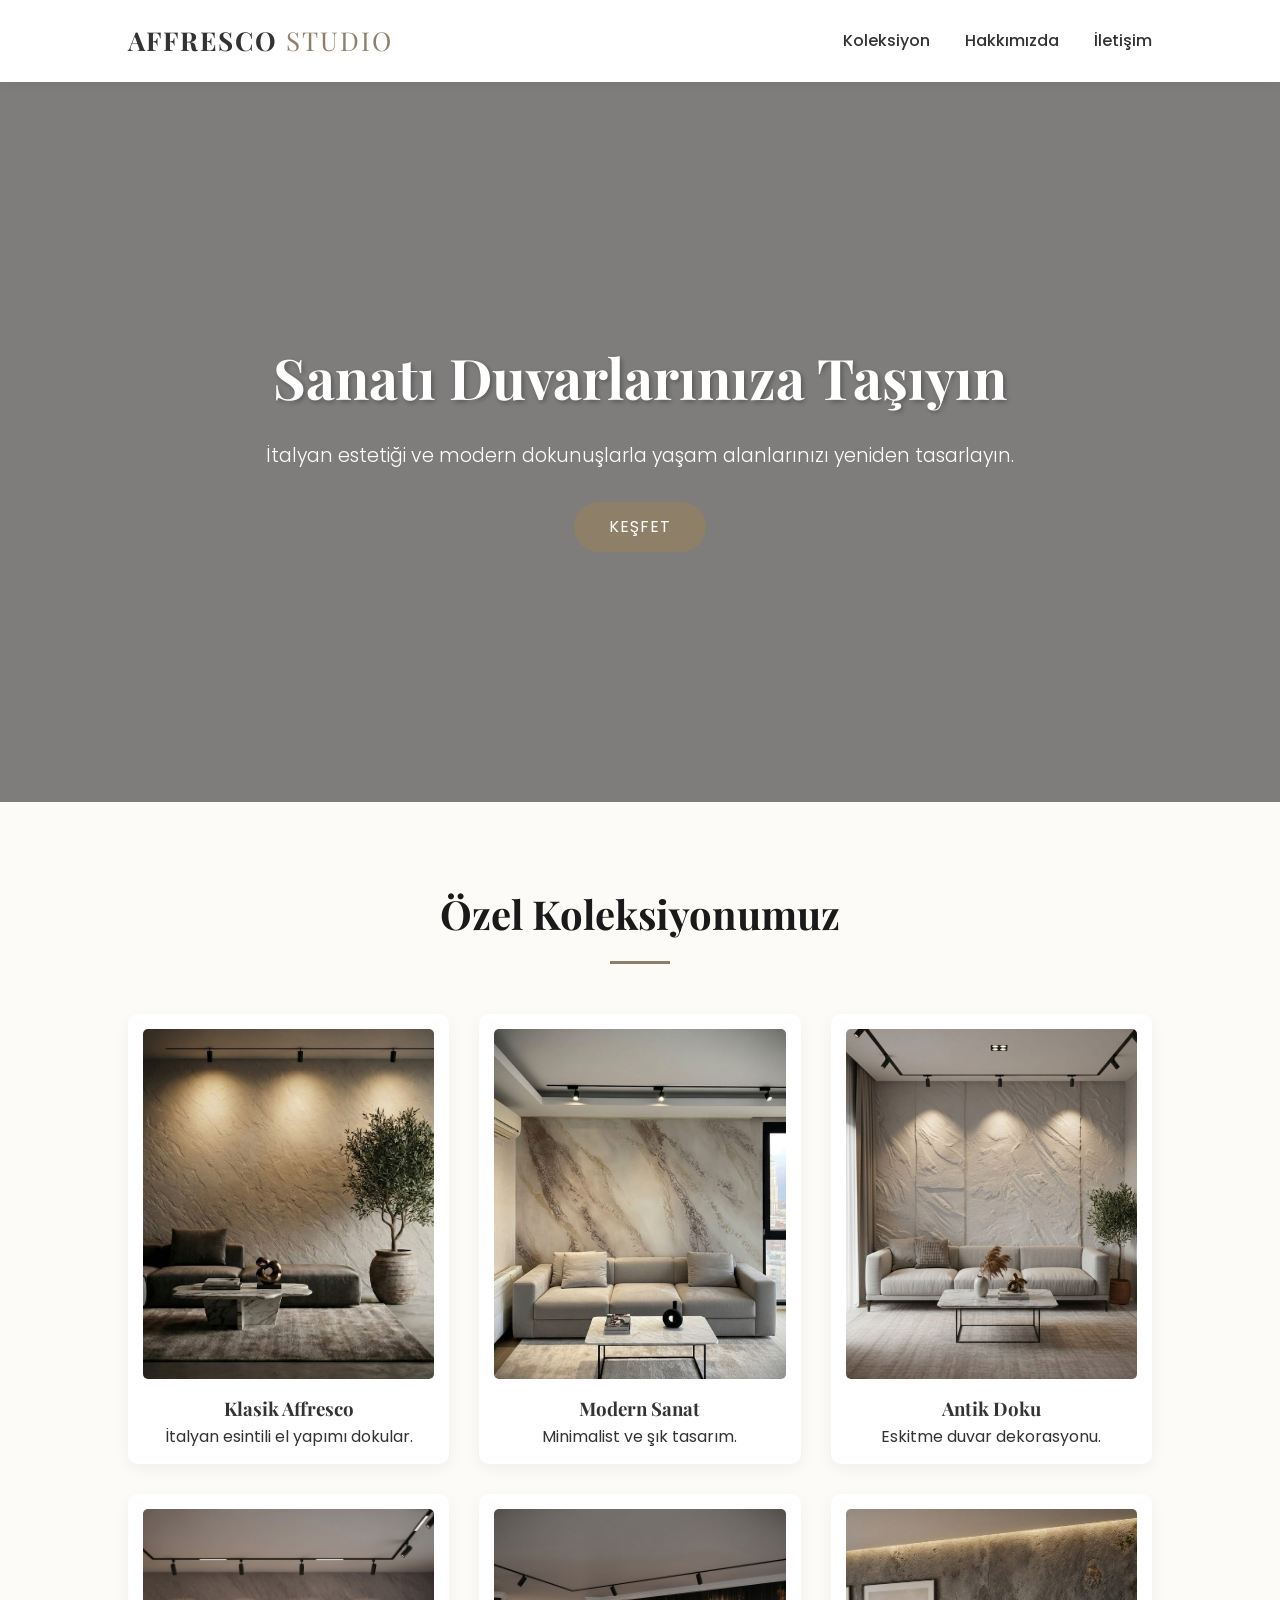
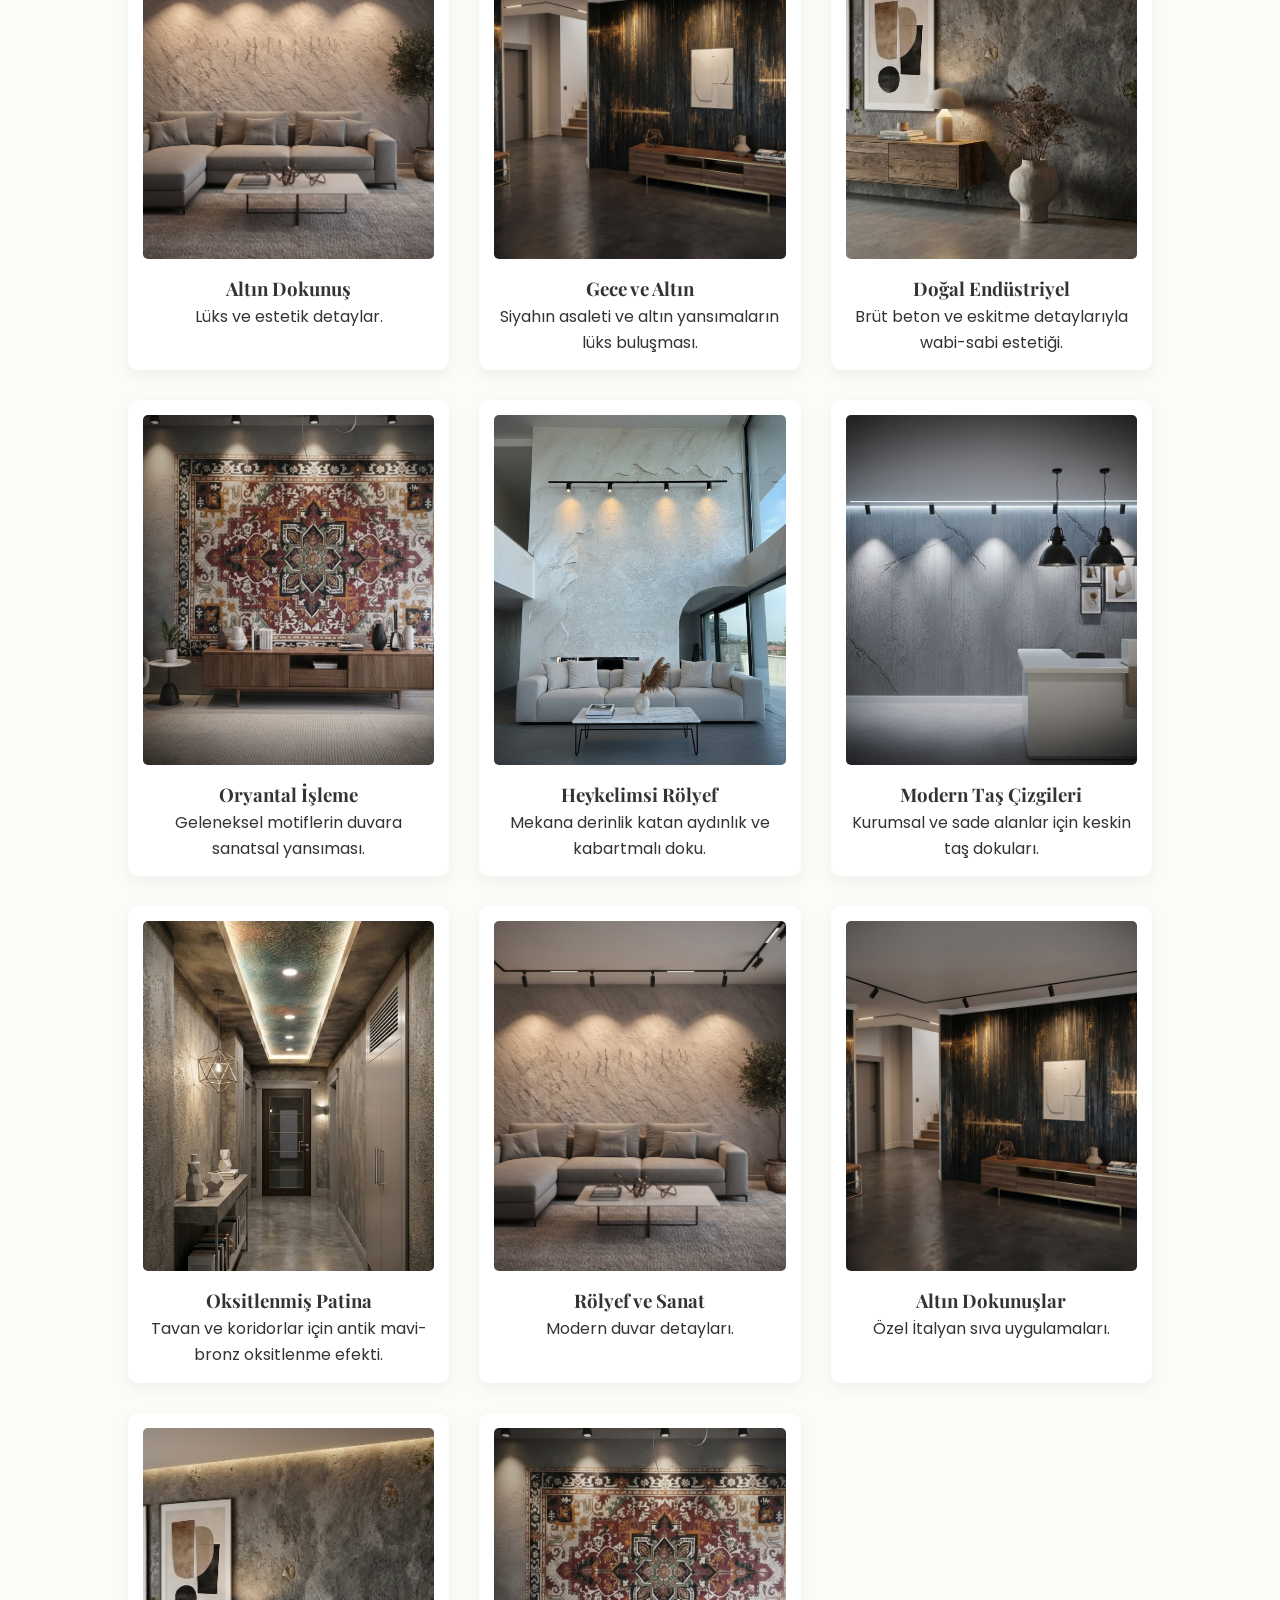
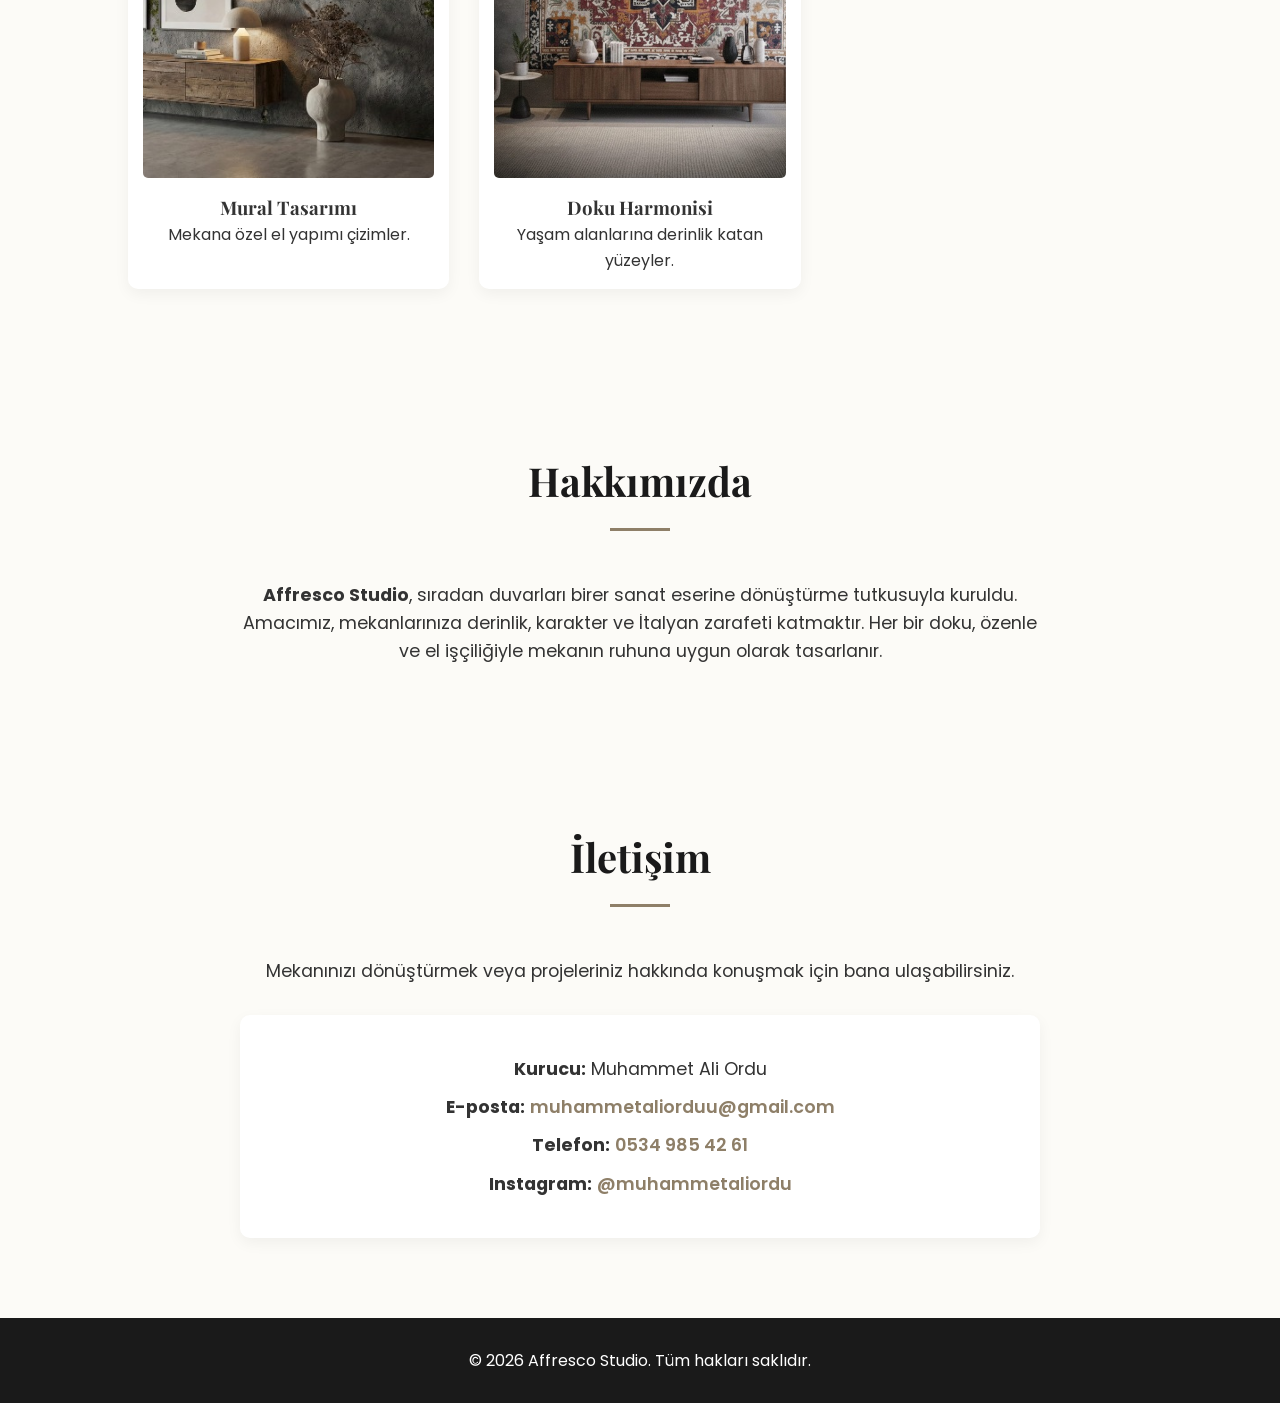
<file: affresco-site/index.html>
<!DOCTYPE html>
<html lang="tr">
<head>
    <meta charset="UTF-8">
    <meta name="viewport" content="width=device-width, initial-scale=1.0">
    <title>Affresco Studio | Italian Wall Art</title>
<meta name="description" content="Affresco Studio | Mekanlarınıza İtalyan zarafeti katın. Özel el yapımı duvar dokuları, rölyef, antik patina ve lüks duvar sanatı uygulamaları.">
    <meta name="keywords" content="İtalyan boya, dekoratif sıva, duvar sanatı, duvar dokusu, lüks duvar dekorasyonu, rölyef duvar, eskitme duvar, Venedik sıvası, Trabzon İtalyan boya, Affresco Studio, Muhammet Ali Ordu">
    <meta name="author" content="Muhammet Ali Ordu">
    <meta name="robots" content="index, follow">
    <link rel="stylesheet" href="style.css">
    <link href="https://fonts.googleapis.com/css2?family=Playfair+Display:ital,wght@0,400;0,700;1,400&family=Poppins:wght@300;400;600&display=swap" rel="stylesheet">
</head>
<body>

    <nav>
        <div class="logo">AFFRESCO <span>STUDIO</span></div>
        <ul>
            <li><a href="#koleksiyon">Koleksiyon</a></li>
            <li><a href="#hakkimizda">Hakkımızda</a></li>
            <li><a href="#iletisim">İletişim</a></li>
        </ul>
    </nav>

    <header class="hero fade-in">
        <div class="hero-content">
            <h1>Sanatı Duvarlarınıza Taşıyın</h1>
            <p>İtalyan estetiği ve modern dokunuşlarla yaşam alanlarınızı yeniden tasarlayın.</p>
            <a href="#koleksiyon" class="btn">Keşfet</a>
        </div>
    </header>

    <section id="koleksiyon" class="gallery section-padding fade-in">
        <div class="section-title">
            <h2>Özel Koleksiyonumuz</h2>
            <div class="line"></div>
        </div>
        <div class="grid">
            <div class="card" onclick="window.location.href='detay.html?id=1'">
                <div class="card-img" style="background-image: url('resimler/duvar1.jpg');">
                    <div class="texture-popup" style="background-image: url('resimler/texture1.jpg');"></div>
                </div>
                <h3>Klasik Affresco</h3>
                <p>İtalyan esintili el yapımı dokular.</p>
            </div>

            <div class="card" onclick="window.location.href='detay.html?id=2'">
                <div class="card-img" style="background-image: url('resimler/duvar2.jpg');">
                    <div class="texture-popup" style="background-image: url('resimler/texture2.jpg');"></div>
                </div>
                <h3>Modern Sanat</h3>
                <p>Minimalist ve şık tasarım.</p>
            </div>

            <div class="card" onclick="window.location.href='detay.html?id=3'">
                <div class="card-img" style="background-image: url('resimler/duvar3.jpg');">
                    <div class="texture-popup" style="background-image: url('resimler/texture3.jpg');"></div>
                </div>
                <h3>Antik Doku</h3>
                <p>Eskitme duvar dekorasyonu.</p>
            </div>

            <div class="card" onclick="window.location.href='detay.html?id=4'">
                <div class="card-img" style="background-image: url('resimler/duvar4.jpg');">
                    <div class="texture-popup" style="background-image: url('resimler/texture4.jpg');"></div>
                </div>
                <h3>Altın Dokunuş</h3>
                <p>Lüks ve estetik detaylar.</p>
            </div>
            
            <div class="card" onclick="window.location.href='detay.html?id=5'">
                <div class="card-img" style="background-image: url('resimler/duvar5.jpg');">
                    <div class="texture-popup" style="background-image: url('resimler/texture5.jpg');"></div>
                </div>
                <h3>Gece ve Altın</h3>
                <p>Siyahın asaleti ve altın yansımaların lüks buluşması.</p>
            </div>

            <div class="card" onclick="window.location.href='detay.html?id=6'">
                <div class="card-img" style="background-image: url('resimler/duvar6.jpg');">
                    <div class="texture-popup" style="background-image: url('resimler/texture6.jpg');"></div>
                </div>
                <h3>Doğal Endüstriyel</h3>
                <p>Brüt beton ve eskitme detaylarıyla wabi-sabi estetiği.</p>
            </div>

            <div class="card" onclick="window.location.href='detay.html?id=7'">
                <div class="card-img" style="background-image: url('resimler/duvar7.jpg');">
                    <div class="texture-popup" style="background-image: url('resimler/texture7.jpg');"></div>
                </div>
                <h3>Oryantal İşleme</h3>
                <p>Geleneksel motiflerin duvara sanatsal yansıması.</p>
            </div>

            <div class="card" onclick="window.location.href='detay.html?id=8'">
                <div class="card-img" style="background-image: url('resimler/duvar8.jpg');">
                    <div class="texture-popup" style="background-image: url('resimler/texture8.jpg');"></div>
                </div>
                <h3>Heykelimsi Rölyef</h3>
                <p>Mekana derinlik katan aydınlık ve kabartmalı doku.</p>
            </div>

            <div class="card" onclick="window.location.href='detay.html?id=9'">
                <div class="card-img" style="background-image: url('resimler/duvar9.jpg');">
                    <div class="texture-popup" style="background-image: url('resimler/texture9.jpg');"></div>
                </div>
                <h3>Modern Taş Çizgileri</h3>
                <p>Kurumsal ve sade alanlar için keskin taş dokuları.</p>
            </div>

            <div class="card" onclick="window.location.href='detay.html?id=10'">
                <div class="card-img" style="background-image: url('resimler/duvar10.jpg');">
                    <div class="texture-popup" style="background-image: url('resimler/texture10.jpg');"></div>
                </div>
                <h3>Oksitlenmiş Patina</h3>
                <p>Tavan ve koridorlar için antik mavi-bronz oksitlenme efekti.</p>
            </div>
            <div class="card" onclick="window.location.href='detay.html?id=4'">
            <div class="card-img" style="background-image: url('resimler/duvar4.jpg');">
                <div class="texture-popup" style="background-image: url('resimler/texture4.jpg');"></div>
            </div>
            <h3>Rölyef ve Sanat</h3>
            <p>Modern duvar detayları.</p>
        </div>

        <div class="card" onclick="window.location.href='detay.html?id=5'">
            <div class="card-img" style="background-image: url('resimler/duvar5.jpg');">
                <div class="texture-popup" style="background-image: url('resimler/texture5.jpg');"></div>
            </div>
            <h3>Altın Dokunuşlar</h3>
            <p>Özel İtalyan sıva uygulamaları.</p>
        </div>

        <div class="card" onclick="window.location.href='detay.html?id=6'">
            <div class="card-img" style="background-image: url('resimler/duvar6.jpg');">
                <div class="texture-popup" style="background-image: url('resimler/texture6.jpg');"></div>
            </div>
            <h3>Mural Tasarımı</h3>
            <p>Mekana özel el yapımı çizimler.</p>
        </div>

        <div class="card" onclick="window.location.href='detay.html?id=7'">
            <div class="card-img" style="background-image: url('resimler/duvar7.jpg');">
                <div class="texture-popup" style="background-image: url('resimler/texture7.jpg');"></div>
            </div>
            <h3>Doku Harmonisi</h3>
            <p>Yaşam alanlarına derinlik katan yüzeyler.</p>
        </div>
        </div>
    </section>

    <section id="hakkimizda" class="about section-padding fade-in">
        <div class="section-title">
            <h2>Hakkımızda</h2>
            <div class="line"></div>
        </div>
        <div class="about-content">
            <p><strong>Affresco Studio</strong>, sıradan duvarları birer sanat eserine dönüştürme tutkusuyla kuruldu. Amacımız, mekanlarınıza derinlik, karakter ve İtalyan zarafeti katmaktır. Her bir doku, özenle ve el işçiliğiyle mekanın ruhuna uygun olarak tasarlanır.</p>
        </div>
    </section>

    <section id="iletisim" class="contact section-padding fade-in">
        <div class="section-title">
            <h2>İletişim</h2>
            <div class="line"></div>
        </div>
        <div class="contact-info">
            <p>Mekanınızı dönüştürmek veya projeleriniz hakkında konuşmak için bana ulaşabilirsiniz.</p>
            <div class="contact-details">
                <p><strong>Kurucu:</strong> Muhammet Ali Ordu</p>
                <p><strong>E-posta:</strong> <a href="mailto:muhammetaliorduu@gmail.com" class="contact-link">muhammetaliorduu@gmail.com</a></p>
                <p><strong>Telefon:</strong> <a href="tel:+905349854261" class="contact-link">0534 985 42 61</a></p>
                <p><strong>Instagram:</strong> <a href="https://instagram.com/muhammetaliordu" target="_blank" class="contact-link">@muhammetaliordu</a></p>
            </div>
        </div>
    </section>

    <footer>
        <p>&copy; 2026 Affresco Studio. Tüm hakları saklıdır.</p>
    </footer>

</body>
</html>
</file>
<file: affresco-site/style.css>
/* Temel Ayarlar ve Yumuşak Kaydırma (Smooth Scroll) */
html {
    scroll-behavior: smooth;
}

* {
    margin: 0;
    padding: 0;
    box-sizing: border-box;
}

body {
    font-family: 'Poppins', sans-serif;
    background-color: #fcfbf7;
    color: #333;
    line-height: 1.6;
}

h1, h2, h3, .logo {
    font-family: 'Playfair Display', serif;
}

/* Linkleri Düzeltme (Mavi Renk İptali) */
a {
    text-decoration: none;
    color: #333;
    transition: all 0.3s ease;
}

/* Navigasyon */
nav {
    display: flex;
    justify-content: space-between;
    align-items: center;
    padding: 20px 10%;
    background: rgba(255, 255, 255, 0.95);
    position: sticky;
    top: 0;
    z-index: 1000;
    box-shadow: 0 2px 10px rgba(0,0,0,0.05);
    backdrop-filter: blur(5px);
}

.logo {
    font-size: 26px;
    font-weight: bold;
    letter-spacing: 2px;
}

.logo span {
    font-weight: 300;
    color: #8e7f68;
}

nav ul {
    display: flex;
    list-style: none;
}

nav ul li {
    margin-left: 35px;
}

nav ul li a {
    font-weight: 500;
    position: relative;
}

/* Linklerin Altını Çizme Efekti */
nav ul li a::after {
    content: '';
    position: absolute;
    width: 0;
    height: 2px;
    bottom: -5px;
    left: 0;
    background-color: #8e7f68;
    transition: width 0.3s ease;
}

nav ul li a:hover::after {
    width: 100%;
}

nav ul li a:hover {
    color: #8e7f68;
}

/* Hero Bölümü */
.hero {
    height: 80vh;
    background: linear-gradient(rgba(0,0,0,0.5), rgba(0,0,0,0.5)), 
                url('https://images.unsplash.com/photo-1513519245088-0e12902e5a38?auto=format&fit=crop&w=1500&q=80');
    background-size: cover;
    background-position: center;
    background-attachment: fixed; /* Paralaks efekti */
    display: flex;
    justify-content: center;
    align-items: center;
    text-align: center;
    color: white;
}

.hero-content h1 {
    font-size: 3.5rem;
    margin-bottom: 20px;
    text-shadow: 2px 2px 5px rgba(0,0,0,0.3);
}

.hero-content p {
    font-size: 1.2rem;
    margin-bottom: 30px;
    font-weight: 300;
}

.btn {
    display: inline-block;
    padding: 12px 35px;
    background-color: #8e7f68;
    color: white;
    border-radius: 50px;
    text-transform: uppercase;
    letter-spacing: 1px;
}

.btn:hover {
    background-color: #6d614f;
    transform: translateY(-3px);
    color: white;
    box-shadow: 0 5px 15px rgba(0,0,0,0.2);
}

/* Ortak Bölüm Ayarları */
.section-padding {
    padding: 80px 10%;
}

.section-title {
    text-align: center;
    margin-bottom: 50px;
}

.section-title h2 {
    font-size: 2.5rem;
    color: #1a1a1a;
}

.line {
    width: 60px;
    height: 3px;
    background: #8e7f68;
    margin: 15px auto;
}

/* Galeri (Koleksiyon) */
.grid {
    display: grid;
    grid-template-columns: repeat(auto-fit, minmax(280px, 1fr));
    gap: 30px;
}

.card {
    background: white;
    padding: 15px;
    border-radius: 10px;
    box-shadow: 0 5px 15px rgba(0,0,0,0.05);
    transition: transform 0.4s ease, box-shadow 0.4s ease;
    text-align: center;
    cursor: pointer;
}

.card:hover {
    transform: translateY(-10px);
    box-shadow: 0 15px 30px rgba(0,0,0,0.1);
}

.card-img {
    height: 350px;
    background-size: cover;
    background-position: center;
    border-radius: 5px;
    margin-bottom: 15px;
}

/* Hakkımızda & İletişim */
.about-content, .contact-info {
    text-align: center;
    max-width: 800px;
    margin: 0 auto;
    font-size: 1.1rem;
}

.contact-details {
    margin-top: 30px;
    background: white;
    padding: 30px;
    border-radius: 10px;
    box-shadow: 0 5px 15px rgba(0,0,0,0.05);
}

.contact-details p {
    margin: 10px 0;
    font-size: 1.1rem;
}

.contact-link {
    color: #8e7f68;
    font-weight: 600;
}

.contact-link:hover {
    color: #6d614f;
    text-decoration: underline;
}

/* Animasyonlar */
@keyframes fadeIn {
    from { opacity: 0; transform: translateY(20px); }
    to { opacity: 1; transform: translateY(0); }
}

.fade-in {
    animation: fadeIn 1.2s ease-out forwards;
}

/* Footer */
footer {
    background: #1a1a1a;
    color: white;
    text-align: center;
    padding: 30px 0;
}/* --- DOKU BÜYÜTEÇ EFEKTİ --- */

/* Resim alanını ayarlama */
.card-img {
    position: relative; /* İçindeki pencerenin konumunu hizalamak için şart */
    overflow: hidden; /* Dışarı taşmaları engeller */
}

/* Arka planı hafif karartma (Dokunun öne çıkması için) */
.card-img::before {
    content: '';
    position: absolute;
    top: 0; left: 0; width: 100%; height: 100%;
    background: rgba(0, 0, 0, 0.4); /* Siyah transparan bir tül */
    opacity: 0;
    transition: opacity 0.3s ease;
    z-index: 1;
}

/* Küçük Doku Penceresi (Varsayılan olarak gizli) */
.texture-popup {
    position: absolute;
    top: 50%; /* Tam ortaya hizalar */
    left: 50%;
    transform: translate(-50%, -50%) scale(0.5); /* Ortalar ve küçültür */
    width: 160px; /* Pencere boyutu */
    height: 160px;
    border-radius: 50%; /* Yuvarlak (büyüteç gibi) yapar. Kare istersen 10px yapabilirsin */
    border: 4px solid #fff; /* Beyaz şık bir çerçeve */
    box-shadow: 0 10px 30px rgba(0,0,0,0.5);
    background-size: cover;
    background-position: center;
    opacity: 0;
    visibility: hidden;
    transition: all 0.4s cubic-bezier(0.175, 0.885, 0.32, 1.275); /* Tatlı bir yaylanma efekti */
    z-index: 2;
}

/* Fare ile üzerine gelince olacaklar (Hover) */
.card:hover .card-img::before {
    opacity: 1; /* Arka planı hafif karart */
}

.card:hover .texture-popup {
    opacity: 1;
    visibility: visible;
    transform: translate(-50%, -50%) scale(1); /* Pencereyi büyüterek göster */
}/* --- PROJE DETAY SAYFASI VE YÜKLEME EKRANI --- */
.modal {
    display: none; 
    position: fixed; 
    z-index: 2000; 
    left: 0; 
    top: 0;
    width: 100%; 
    height: 100%; 
    background-color: #fcfbf7;
    overflow-y: auto;
}

/* Şık Yükleme Ekranı (Siyah arka plan) */
.modal-loader {
    position: fixed; 
    top: 0; left: 0; 
    width: 100%; height: 100%;
    background-color: #1a1a1a; 
    display: flex; 
    justify-content: center; 
    align-items: center;
    z-index: 2001; 
    transition: opacity 0.5s ease;
}

/* Altın Rengi Yükleme Çemberi */
.spinner {
    width: 60px; height: 60px; 
    border: 3px solid rgba(255,255,255,0.1);
    border-radius: 50%; 
    border-top-color: #8e7f68; 
    animation: spin 1s ease-in-out infinite;
}
@keyframes spin { to { transform: rotate(360deg); } }

.modal-content {
    opacity: 0; 
    transition: opacity 0.8s ease; 
    padding-bottom: 80px;
}

/* Kapatma Çarpısı */
.close-btn {
    position: fixed; 
    top: 20px; right: 40px; 
    font-size: 50px; 
    color: white; /* Resmin üzerinde beyaz dursun */
    text-shadow: 0 2px 10px rgba(0,0,0,0.5);
    cursor: pointer; 
    z-index: 2002; 
    transition: 0.3s;
}
.close-btn:hover { color: #8e7f68; transform: scale(1.1); }

/* Dev Görsel Alanı */
.modal-image {
    width: 100%; 
    height: 70vh; 
    background-size: cover; 
    background-position: center;
    position: relative;
}

/* Detaylar Kutusu */
.modal-details {
    max-width: 1000px; 
    margin: -80px auto 0; /* Resmin üzerine hafifçe biner, şık durur */
    background: white;
    padding: 50px; 
    border-radius: 10px; 
    box-shadow: 0 10px 40px rgba(0,0,0,0.1);
    position: relative; 
    z-index: 10;
}

.modal-details h2 { 
    font-size: 2.5rem; 
    margin-bottom: 40px; 
    text-align: center; 
}

.details-grid { 
    display: grid; 
    grid-template-columns: 1fr 1fr; 
    gap: 40px; 
}

.detail-box h3 { 
    color: #8e7f68; 
    margin-bottom: 15px; 
    border-bottom: 1px solid #eee; 
    padding-bottom: 10px;
}

@media (max-width: 768px) {
    .details-grid { grid-template-columns: 1fr; }
    .modal-details { margin: -30px 20px 0; padding: 30px; }
}
</file>
